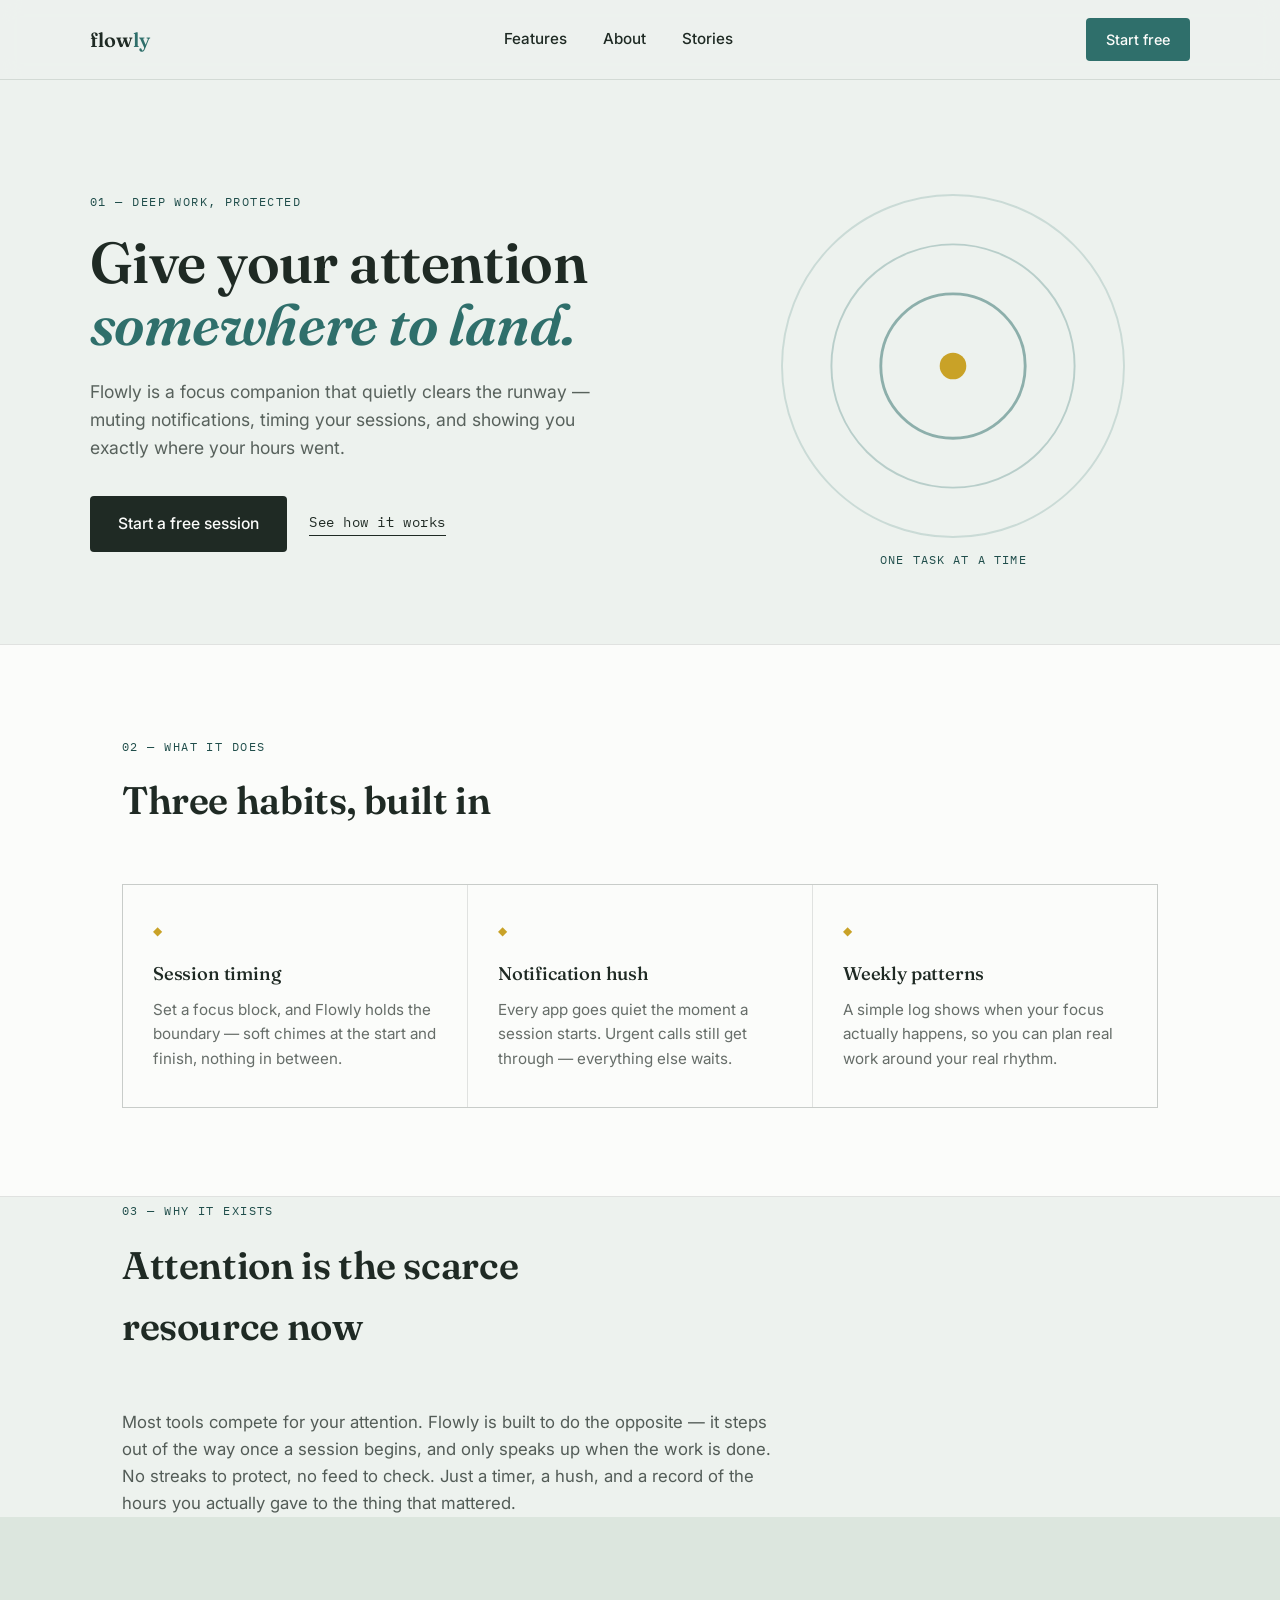
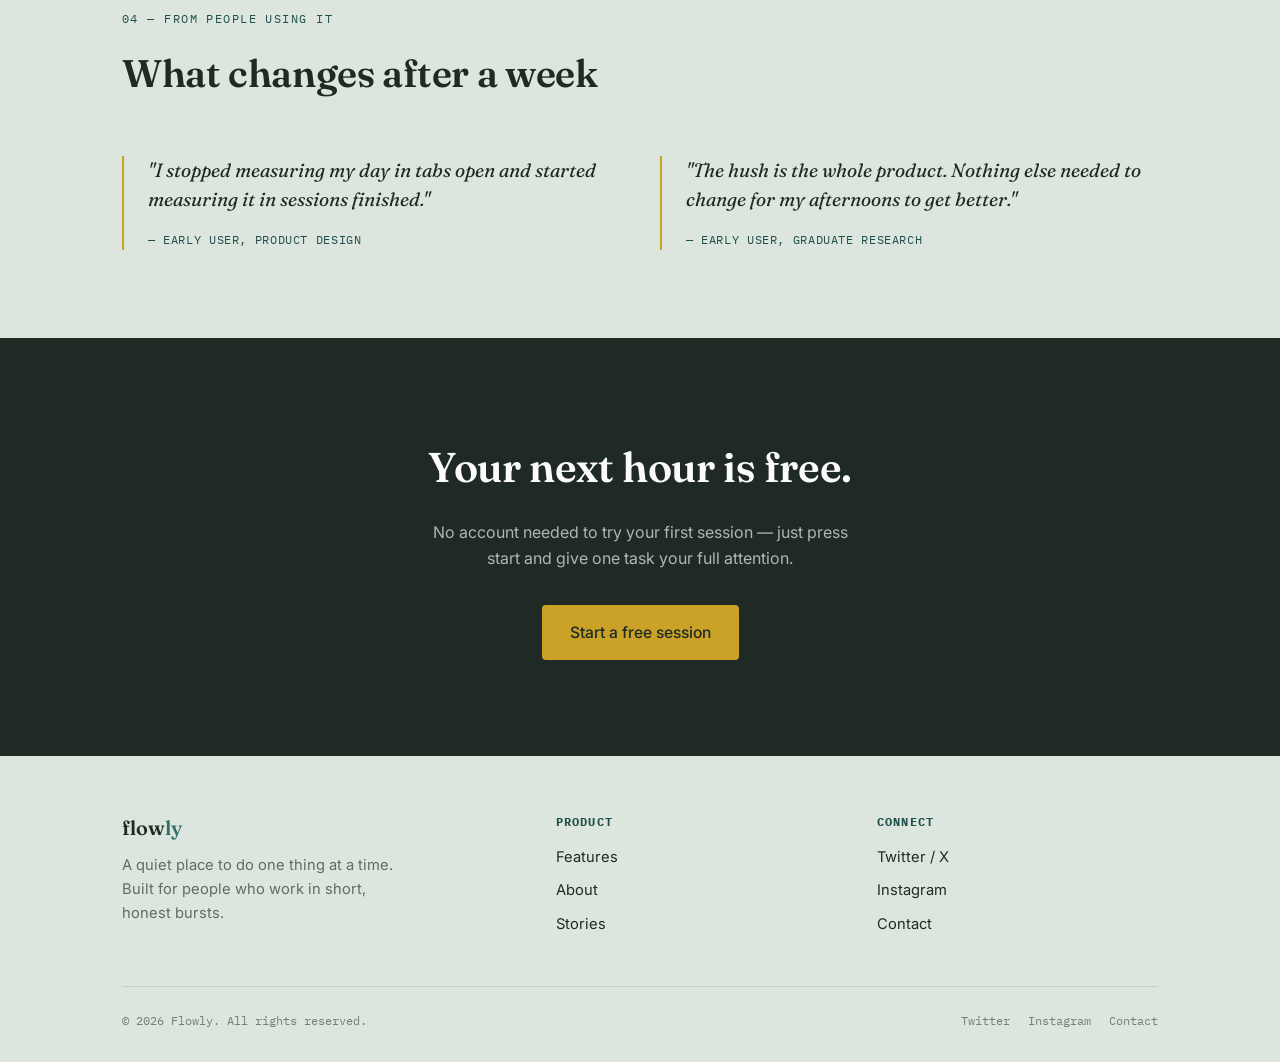
<file: WebDev-L1-LandingPage/index.html>
<!DOCTYPE html>
<html lang="en">
<head>
<meta charset="UTF-8">
<meta name="viewport" content="width=device-width, initial-scale=1.0">
<title>Flowly — Focus, uninterrupted</title>
<link rel="preconnect" href="https://fonts.googleapis.com">
<link rel="preconnect" href="https://fonts.gstatic.com" crossorigin>
<link href="https://fonts.googleapis.com/css2?family=Fraunces:opsz,wght@9..144,400;9..144,500;9..144,600&family=IBM+Plex+Mono:wght@400;500&family=Inter:wght@400;500;600&display=swap" rel="stylesheet">
<style>
  :root {
    --ink: #1F2A24;
    --mint: #EDF2EE;
    --mint-deep: #DCE6DE;
    --teal: #2F6F6B;
    --teal-deep: #204E4B;
    --gold: #C9A227;
    --paper: #FBFCFA;
    --line: rgba(31, 42, 36, 0.12);
  }

  * { box-sizing: border-box; margin: 0; padding: 0; }

  html { scroll-behavior: smooth; }

  body {
    font-family: 'Inter', sans-serif;
    color: var(--ink);
    background: var(--mint);
    line-height: 1.6;
  }

  h1, h2, h3 {
    font-family: 'Fraunces', serif;
    font-weight: 600;
    letter-spacing: -0.01em;
  }

  .eyebrow {
    font-family: 'IBM Plex Mono', monospace;
    font-size: 0.75rem;
    letter-spacing: 0.12em;
    text-transform: uppercase;
    color: var(--teal-deep);
  }

  a { color: inherit; text-decoration: none; }

  .wrap {
    max-width: 1100px;
    margin: 0 auto;
    padding: 0 32px;
  }

  /* ---------- NAV ---------- */
  nav {
    position: sticky;
    top: 0;
    z-index: 50;
    background: rgba(237, 242, 238, 0.86);
    backdrop-filter: blur(10px);
    border-bottom: 1px solid var(--line);
  }

  .nav-inner {
    max-width: 1100px;
    margin: 0 auto;
    padding: 18px 32px;
    display: flex;
    align-items: center;
    justify-content: space-between;
  }

  .logo {
    font-family: 'Fraunces', serif;
    font-weight: 600;
    font-size: 1.25rem;
  }

  .logo span { color: var(--teal); }

  .nav-links {
    display: flex;
    gap: 36px;
    list-style: none;
    font-size: 0.95rem;
    font-weight: 500;
  }

  .nav-links a {
    position: relative;
    padding-bottom: 4px;
  }

  .nav-links a::after {
    content: '';
    position: absolute;
    left: 0; right: 0; bottom: 0;
    height: 1px;
    background: var(--teal);
    transform: scaleX(0);
    transform-origin: right;
    transition: transform 0.25s ease;
  }

  .nav-links a:hover::after { transform: scaleX(1); transform-origin: left; }

  .nav-cta {
    background: var(--teal);
    color: var(--paper);
    padding: 10px 20px;
    border-radius: 4px;
    font-size: 0.9rem;
    font-weight: 500;
  }

  .nav-toggle { display: none; }

  /* ---------- HERO ---------- */
  header.hero {
    padding: 96px 0 80px;
    position: relative;
    overflow: hidden;
  }

  .hero-grid {
    display: grid;
    grid-template-columns: 1.1fr 0.9fr;
    gap: 48px;
    align-items: center;
  }

  .hero h1 {
    font-size: clamp(2.4rem, 5vw, 3.6rem);
    line-height: 1.08;
    margin: 18px 0 22px;
  }

  .hero h1 em {
    font-style: italic;
    color: var(--teal);
  }

  .hero p.sub {
    font-size: 1.1rem;
    color: rgba(31,42,36,0.72);
    max-width: 46ch;
    margin-bottom: 34px;
  }

  .hero-actions {
    display: flex;
    align-items: center;
    gap: 22px;
  }

  .btn-primary {
    background: var(--ink);
    color: var(--paper);
    padding: 15px 28px;
    border-radius: 4px;
    font-weight: 500;
    font-size: 0.98rem;
    display: inline-block;
    transition: transform 0.2s ease, background 0.2s ease;
  }

  .btn-primary:hover { background: var(--teal-deep); transform: translateY(-2px); }

  .btn-ghost {
    font-family: 'IBM Plex Mono', monospace;
    font-size: 0.85rem;
    letter-spacing: 0.04em;
    border-bottom: 1px solid var(--ink);
    padding-bottom: 2px;
  }

  /* Signature visual: concentric focus rings that "settle" — represents narrowing distraction into a single point of flow */
  .flow-rings {
    position: relative;
    width: 100%;
    aspect-ratio: 1;
    max-width: 380px;
    justify-self: center;
  }

  .flow-rings svg { width: 100%; height: 100%; }

  .ring {
    fill: none;
    stroke: var(--teal);
    opacity: 0.35;
  }

  .ring-1 { stroke-width: 1; opacity: 0.18; }
  .ring-2 { stroke-width: 1; opacity: 0.28; }
  .ring-3 { stroke-width: 1.5; opacity: 0.5; }
  .core { fill: var(--gold); }

  .flow-label {
    position: absolute;
    bottom: -6px;
    left: 50%;
    transform: translateX(-50%);
    font-family: 'IBM Plex Mono', monospace;
    font-size: 0.72rem;
    letter-spacing: 0.1em;
    color: var(--teal-deep);
    text-transform: uppercase;
    white-space: nowrap;
  }

  /* ---------- SECTIONS ---------- */
  section { padding: 88px 0; }

  .section-head { max-width: 56ch; margin-bottom: 52px; }
  .section-head h2 { font-size: clamp(1.8rem, 3.4vw, 2.4rem); margin-top: 12px; }

  /* Features */
  .features {
    background: var(--paper);
    border-top: 1px solid var(--line);
    border-bottom: 1px solid var(--line);
  }

  .feature-grid {
    display: grid;
    grid-template-columns: repeat(3, 1fr);
    gap: 1px;
    background: var(--line);
    border: 1px solid var(--line);
  }

  .feature-card {
    background: var(--paper);
    padding: 36px 30px;
  }

  .feature-mark {
    font-family: 'IBM Plex Mono', monospace;
    font-size: 0.78rem;
    color: var(--gold);
    margin-bottom: 18px;
    display: block;
  }

  .feature-card h3 {
    font-size: 1.15rem;
    margin-bottom: 10px;
    font-weight: 500;
  }

  .feature-card p {
    font-size: 0.95rem;
    color: rgba(31,42,36,0.68);
  }

  /* Testimonials */
  .quote-strip {
    display: grid;
    grid-template-columns: repeat(2, 1fr);
    gap: 40px;
  }

  .quote-card {
    border-left: 2px solid var(--gold);
    padding-left: 24px;
  }

  .quote-card p.quote-text {
    font-family: 'Fraunces', serif;
    font-size: 1.2rem;
    font-style: italic;
    line-height: 1.5;
    margin-bottom: 16px;
  }

  .quote-attr {
    font-family: 'IBM Plex Mono', monospace;
    font-size: 0.78rem;
    letter-spacing: 0.05em;
    color: var(--teal-deep);
    text-transform: uppercase;
  }

  /* CTA band */
  .cta-band {
    background: var(--ink);
    color: var(--mint);
    text-align: center;
    padding: 96px 0;
  }

  .cta-band h2 {
    color: var(--paper);
    font-size: clamp(1.8rem, 4vw, 2.6rem);
    margin-bottom: 20px;
  }

  .cta-band p {
    color: rgba(237,242,238,0.7);
    max-width: 42ch;
    margin: 0 auto 34px;
  }

  .cta-band .btn-primary {
    background: var(--gold);
    color: var(--ink);
  }

  .cta-band .btn-primary:hover { background: #E0BC46; }

  /* Footer */
  footer {
    background: var(--mint-deep);
    padding: 56px 0 32px;
  }

  .footer-grid {
    display: grid;
    grid-template-columns: 1.4fr 1fr 1fr;
    gap: 40px;
    margin-bottom: 40px;
  }

  .footer-brand p {
    font-size: 0.92rem;
    color: rgba(31,42,36,0.65);
    margin-top: 10px;
    max-width: 32ch;
  }

  footer h4 {
    font-family: 'IBM Plex Mono', monospace;
    font-size: 0.75rem;
    letter-spacing: 0.1em;
    text-transform: uppercase;
    margin-bottom: 14px;
    color: var(--teal-deep);
  }

  footer ul { list-style: none; }
  footer li { margin-bottom: 10px; font-size: 0.92rem; }
  footer li a:hover { color: var(--teal); }

  .footer-bottom {
    border-top: 1px solid var(--line);
    padding-top: 24px;
    display: flex;
    justify-content: space-between;
    align-items: center;
    font-family: 'IBM Plex Mono', monospace;
    font-size: 0.75rem;
    color: rgba(31,42,36,0.55);
  }

  .socials { display: flex; gap: 18px; }

  /* ---------- RESPONSIVE ---------- */
  @media (max-width: 860px) {
    .hero-grid { grid-template-columns: 1fr; }
    .flow-rings { order: -1; max-width: 220px; margin-bottom: 12px; }
    .feature-grid { grid-template-columns: 1fr; }
    .quote-strip { grid-template-columns: 1fr; }
    .footer-grid { grid-template-columns: 1fr; gap: 28px; }
  }

  @media (max-width: 600px) {
    .nav-links { display: none; }
    .nav-cta { padding: 8px 16px; font-size: 0.82rem; }
    .wrap, .nav-inner { padding-left: 20px; padding-right: 20px; }
    header.hero { padding: 56px 0 48px; }
    section { padding: 60px 0; }
    .hero-actions { flex-direction: column; align-items: flex-start; gap: 16px; }
    .footer-bottom { flex-direction: column; gap: 12px; align-items: flex-start; }
  }
</style>
</head>
<body>

<nav>
  <div class="nav-inner wrap" style="padding-left:0;padding-right:0;">
    <div class="logo">flow<span>ly</span></div>
    <ul class="nav-links">
      <li><a href="#features">Features</a></li>
      <li><a href="#about">About</a></li>
      <li><a href="#testimonials">Stories</a></li>
    </ul>
    <a href="#get-started" class="nav-cta">Start free</a>
  </div>
</nav>

<header class="hero wrap">
  <div class="hero-grid">
    <div>
      <span class="eyebrow">01 — Deep work, protected</span>
      <h1>Give your attention <em>somewhere to land.</em></h1>
      <p class="sub">Flowly is a focus companion that quietly clears the runway — muting notifications, timing your sessions, and showing you exactly where your hours went.</p>
      <div class="hero-actions">
        <a href="#get-started" class="btn-primary">Start a free session</a>
        <a href="#features" class="btn-ghost">See how it works</a>
      </div>
    </div>
    <div class="flow-rings">
      <svg viewBox="0 0 200 200">
        <circle class="ring ring-1" cx="100" cy="100" r="90"/>
        <circle class="ring ring-2" cx="100" cy="100" r="64"/>
        <circle class="ring ring-3" cx="100" cy="100" r="38"/>
        <circle class="core" cx="100" cy="100" r="7"/>
      </svg>
      <div class="flow-label">One task at a time</div>
    </div>
  </div>
</header>

<section class="features" id="features">
  <div class="wrap">
    <div class="section-head">
      <span class="eyebrow">02 — What it does</span>
      <h2>Three habits, built in</h2>
    </div>
    <div class="feature-grid">
      <div class="feature-card">
        <span class="feature-mark">◆</span>
        <h3>Session timing</h3>
        <p>Set a focus block, and Flowly holds the boundary — soft chimes at the start and finish, nothing in between.</p>
      </div>
      <div class="feature-card">
        <span class="feature-mark">◆</span>
        <h3>Notification hush</h3>
        <p>Every app goes quiet the moment a session starts. Urgent calls still get through — everything else waits.</p>
      </div>
      <div class="feature-card">
        <span class="feature-mark">◆</span>
        <h3>Weekly patterns</h3>
        <p>A simple log shows when your focus actually happens, so you can plan real work around your real rhythm.</p>
      </div>
    </div>
  </div>
</section>

<section id="about" class="wrap">
  <div class="section-head">
    <span class="eyebrow">03 — Why it exists</span>
    <h2>Attention is the scarce resource now</h2>
  </div>
  <p style="max-width:60ch; font-size:1.05rem; color:rgba(31,42,36,0.75);">
    Most tools compete for your attention. Flowly is built to do the opposite — it steps out of the way once a session begins, and only speaks up when the work is done. No streaks to protect, no feed to check. Just a timer, a hush, and a record of the hours you actually gave to the thing that mattered.
  </p>
</section>

<section id="testimonials" style="background:var(--mint-deep);">
  <div class="wrap">
    <div class="section-head">
      <span class="eyebrow">04 — From people using it</span>
      <h2>What changes after a week</h2>
    </div>
    <div class="quote-strip">
      <div class="quote-card">
        <p class="quote-text">"I stopped measuring my day in tabs open and started measuring it in sessions finished."</p>
        <p class="quote-attr">— Early user, product design</p>
      </div>
      <div class="quote-card">
        <p class="quote-text">"The hush is the whole product. Nothing else needed to change for my afternoons to get better."</p>
        <p class="quote-attr">— Early user, graduate research</p>
      </div>
    </div>
  </div>
</section>

<section class="cta-band" id="get-started">
  <div class="wrap">
    <h2>Your next hour is free.</h2>
    <p>No account needed to try your first session — just press start and give one task your full attention.</p>
    <a href="#" class="btn-primary">Start a free session</a>
  </div>
</section>

<footer>
  <div class="wrap">
    <div class="footer-grid">
      <div class="footer-brand">
        <div class="logo">flow<span>ly</span></div>
        <p>A quiet place to do one thing at a time. Built for people who work in short, honest bursts.</p>
      </div>
      <div>
        <h4>Product</h4>
        <ul>
          <li><a href="#features">Features</a></li>
          <li><a href="#about">About</a></li>
          <li><a href="#testimonials">Stories</a></li>
        </ul>
      </div>
      <div>
        <h4>Connect</h4>
        <ul>
          <li><a href="#">Twitter / X</a></li>
          <li><a href="#">Instagram</a></li>
          <li><a href="#">Contact</a></li>
        </ul>
      </div>
    </div>
    <div class="footer-bottom">
      <span>© 2026 Flowly. All rights reserved.</span>
      <div class="socials">
        <a href="#">Twitter</a>
        <a href="#">Instagram</a>
        <a href="#">Contact</a>
      </div>
    </div>
  </div>
</footer>

</body>
</html>
</file>
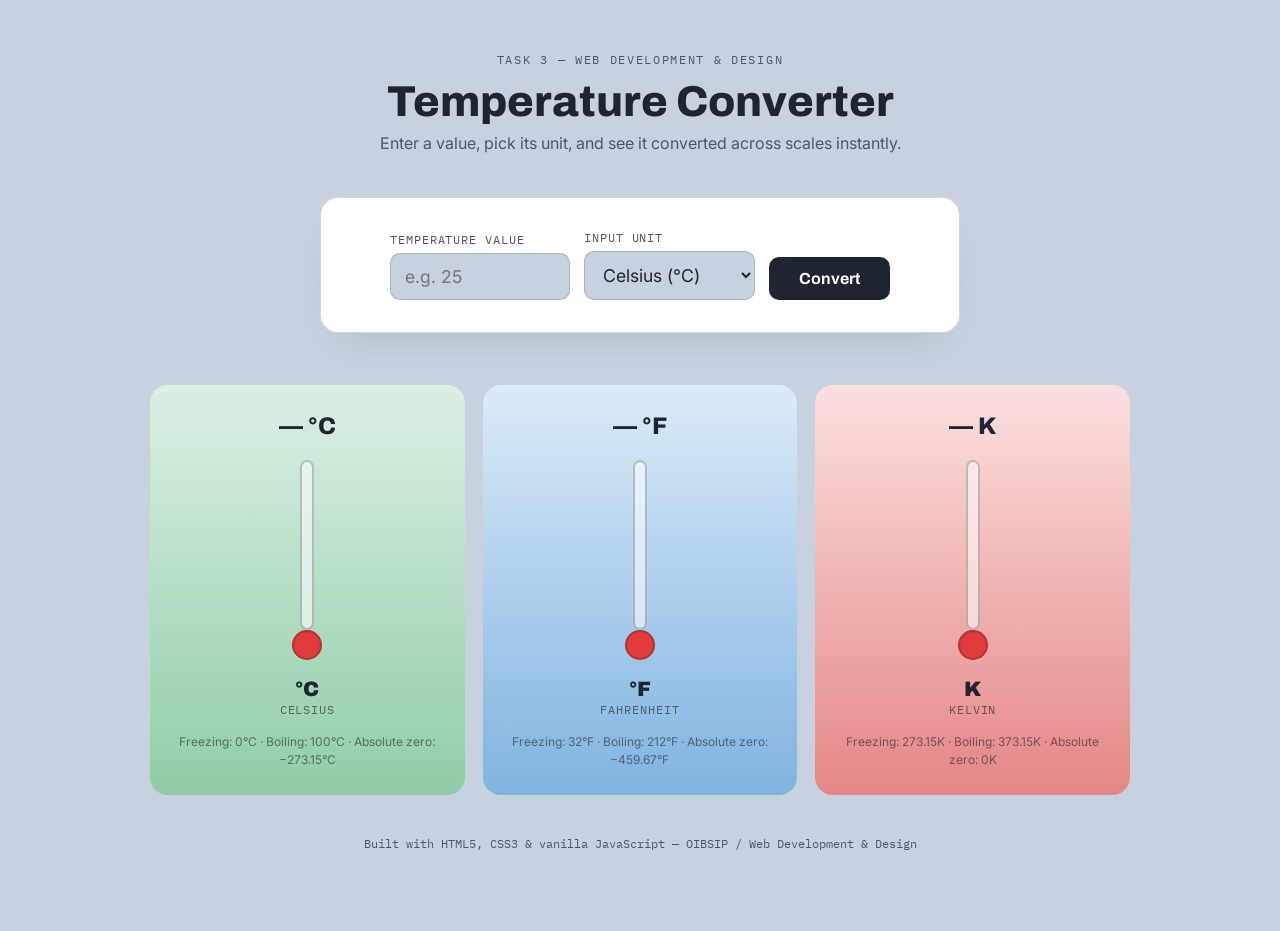
<file: WebDev-L1-TemperatureConverter/index.html>
<!DOCTYPE html>
<html lang="en">
<head>
<meta charset="UTF-8">
<meta name="viewport" content="width=device-width, initial-scale=1.0">
<title>Temperature Converter — Macha Sneha</title>
<link rel="preconnect" href="https://fonts.googleapis.com">
<link rel="preconnect" href="https://fonts.gstatic.com" crossorigin>
<link href="https://fonts.googleapis.com/css2?family=Archivo:wght@700;800;900&family=Inter:wght@400;500;600&family=IBM+Plex+Mono:wght@400;500&display=swap" rel="stylesheet">
<link rel="stylesheet" href="style.css">
</head>
<body>

<div class="wrap">
  <header class="page-head">
    <span class="eyebrow">Task 3 — Web Development & Design</span>
    <h1>Temperature Converter</h1>
    <p>Enter a value, pick its unit, and see it converted across scales instantly.</p>
  </header>

  <div class="input-card">
    <div class="input-row">
      <div class="field">
        <label for="tempInput">Temperature value</label>
        <input type="text" id="tempInput" placeholder="e.g. 25" inputmode="decimal">
      </div>
      <div class="field">
        <label for="unitSelect">Input unit</label>
        <select id="unitSelect">
          <option value="C">Celsius (°C)</option>
          <option value="F">Fahrenheit (°F)</option>
          <option value="K">Kelvin (K)</option>
        </select>
      </div>
      <button id="convertBtn">Convert</button>
    </div>
    <div class="error-msg" id="errorMsg"></div>
  </div>

  <div class="panel-row">
    <div class="panel panel-c">
      <div class="value" id="valueC">— °C</div>
      <div class="thermo">
        <div class="thermo-track"><div class="thermo-fill" id="fillC"></div></div>
        <div class="thermo-bulb"></div>
      </div>
      <div class="scale-label">°C</div>
      <div class="scale-name">Celsius</div>
      <div class="ref-points">Freezing: 0°C · Boiling: 100°C · Absolute zero: −273.15°C</div>
    </div>

    <div class="panel panel-f">
      <div class="value" id="valueF">— °F</div>
      <div class="thermo">
        <div class="thermo-track"><div class="thermo-fill" id="fillF"></div></div>
        <div class="thermo-bulb"></div>
      </div>
      <div class="scale-label">°F</div>
      <div class="scale-name">Fahrenheit</div>
      <div class="ref-points">Freezing: 32°F · Boiling: 212°F · Absolute zero: −459.67°F</div>
    </div>

    <div class="panel panel-k">
      <div class="value" id="valueK">— K</div>
      <div class="thermo">
        <div class="thermo-track"><div class="thermo-fill" id="fillK"></div></div>
        <div class="thermo-bulb"></div>
      </div>
      <div class="scale-label">K</div>
      <div class="scale-name">Kelvin</div>
      <div class="ref-points">Freezing: 273.15K · Boiling: 373.15K · Absolute zero: 0K</div>
    </div>
  </div>

  <footer class="note">Built with HTML5, CSS3 &amp; vanilla JavaScript — OIBSIP / Web Development &amp; Design</footer>
</div>

<script src="script.js"></script>
</body>
</html>
</file>
<file: WebDev-L1-TemperatureConverter/style.css>
:root {
  --ink: #1E2530;
  --paper: #C7D2DE;
  --panel-c: #DCEFE3; --panel-c-deep: #8FCDA8;
  --panel-f: #DCEAF7; --panel-f-deep: #7FB4E0;
  --panel-k: #FBE0E0; --panel-k-deep: #E58686;
  --mercury: #E23B3B;
  --muted: #4C5768;
  --line: rgba(30,37,48,0.18);
}
* { box-sizing: border-box; margin: 0; padding: 0; }
body {
  font-family: 'Inter', sans-serif;
  background: var(--paper);
  color: var(--ink);
  padding: 48px 20px 80px;
}
.wrap { max-width: 980px; margin: 0 auto; }

header.page-head { text-align: center; margin-bottom: 44px; }
.eyebrow {
  font-family: 'IBM Plex Mono', monospace;
  font-size: 0.75rem; letter-spacing: 0.14em; text-transform: uppercase;
  color: var(--muted);
}
h1 {
  font-family: 'Archivo', sans-serif;
  font-weight: 800;
  font-size: clamp(1.9rem, 4.4vw, 2.7rem);
  margin: 10px 0 8px;
}
header.page-head p { color: var(--muted); font-size: 1rem; }

/* ---------- INPUT CARD ---------- */
.input-card {
  background: #fff;
  border: 1px solid var(--line);
  border-radius: 18px;
  padding: 32px;
  box-shadow: 0 20px 40px -24px rgba(27,30,36,0.18);
  max-width: 640px;
  margin: 0 auto 52px;
}

.input-row {
  display: flex;
  gap: 14px;
  flex-wrap: wrap;
  align-items: flex-end;
  justify-content: center;
}

.field { display: flex; flex-direction: column; gap: 6px; }
.field label {
  font-family: 'IBM Plex Mono', monospace;
  font-size: 0.72rem; letter-spacing: 0.08em; text-transform: uppercase;
  color: var(--muted);
}

#tempInput, #unitSelect {
  font-family: 'Inter', sans-serif;
  font-size: 1.1rem;
  padding: 12px 14px;
  border-radius: 10px;
  border: 1.5px solid var(--line);
  background: var(--paper);
  color: var(--ink);
  outline: none;
  transition: border-color 0.2s ease;
}
#tempInput { width: 180px; }
#tempInput:focus, #unitSelect:focus { border-color: var(--ink); }

#convertBtn {
  font-family: 'Archivo', sans-serif;
  font-weight: 700;
  font-size: 1rem;
  background: var(--ink);
  color: #fff;
  border: none;
  padding: 13px 30px;
  border-radius: 10px;
  cursor: pointer;
  transition: transform 0.15s ease, background 0.15s ease;
}
#convertBtn:hover { transform: translateY(-2px); background: #33373f; }
#convertBtn:active { transform: translateY(0); }

.error-msg {
  margin-top: 16px;
  padding: 12px 16px;
  border-radius: 10px;
  background: #FDECEC;
  border: 1px solid #F3B9B9;
  color: #9A2A2A;
  font-size: 0.92rem;
  text-align: center;
  display: none;
}
.error-msg.show { display: block; }

/* ---------- THERMOMETER PANELS ---------- */
.panel-row {
  display: grid;
  grid-template-columns: repeat(3, 1fr);
  gap: 18px;
}

.panel {
  border-radius: 18px;
  padding: 28px 20px 26px;
  text-align: center;
  position: relative;
  overflow: hidden;
}
.panel-c { background: linear-gradient(180deg, var(--panel-c) 0%, var(--panel-c-deep) 100%); }
.panel-f { background: linear-gradient(180deg, var(--panel-f) 0%, var(--panel-f-deep) 100%); }
.panel-k { background: linear-gradient(180deg, var(--panel-k) 0%, var(--panel-k-deep) 100%); }

.panel .value {
  font-family: 'Archivo', sans-serif;
  font-weight: 800;
  font-size: 1.5rem;
  color: var(--ink);
  margin-bottom: 18px;
  min-height: 1.8rem;
}

/* Thermometer visual: a track + fill (mercury) + bulb, built with plain divs */
.thermo {
  position: relative;
  width: 34px;
  height: 200px;
  margin: 0 auto 18px;
}
.thermo-track {
  position: absolute;
  left: 50%; top: 0;
  transform: translateX(-50%);
  width: 14px;
  height: 170px;
  background: rgba(255,255,255,0.55);
  border-radius: 999px;
  border: 2px solid rgba(27,30,36,0.25);
  overflow: hidden;
}
.thermo-fill {
  position: absolute;
  bottom: 0; left: 0; right: 0;
  background: var(--mercury);
  height: 0%;
  transition: height 0.5s ease;
}
.thermo-bulb {
  position: absolute;
  left: 50%; bottom: 0;
  transform: translateX(-50%);
  width: 30px; height: 30px;
  border-radius: 50%;
  background: var(--mercury);
  border: 2px solid rgba(27,30,36,0.25);
}

.panel .scale-label {
  font-family: 'Archivo', sans-serif;
  font-weight: 900;
  font-size: 1.3rem;
  color: var(--ink);
}
.panel .scale-name {
  font-family: 'IBM Plex Mono', monospace;
  font-size: 0.72rem;
  letter-spacing: 0.08em;
  text-transform: uppercase;
  color: rgba(27,30,36,0.6);
  margin-top: 2px;
}

.ref-points {
  margin-top: 16px;
  font-size: 0.75rem;
  color: rgba(27,30,36,0.55);
  line-height: 1.5;
}

footer.note {
  text-align: center;
  margin-top: 40px;
  font-family: 'IBM Plex Mono', monospace;
  font-size: 0.78rem;
  color: var(--muted);
}

@media (max-width: 760px) {
  .panel-row { grid-template-columns: 1fr; }
  .input-row { flex-direction: column; align-items: stretch; }
  #tempInput { width: 100%; }
}
</file>
